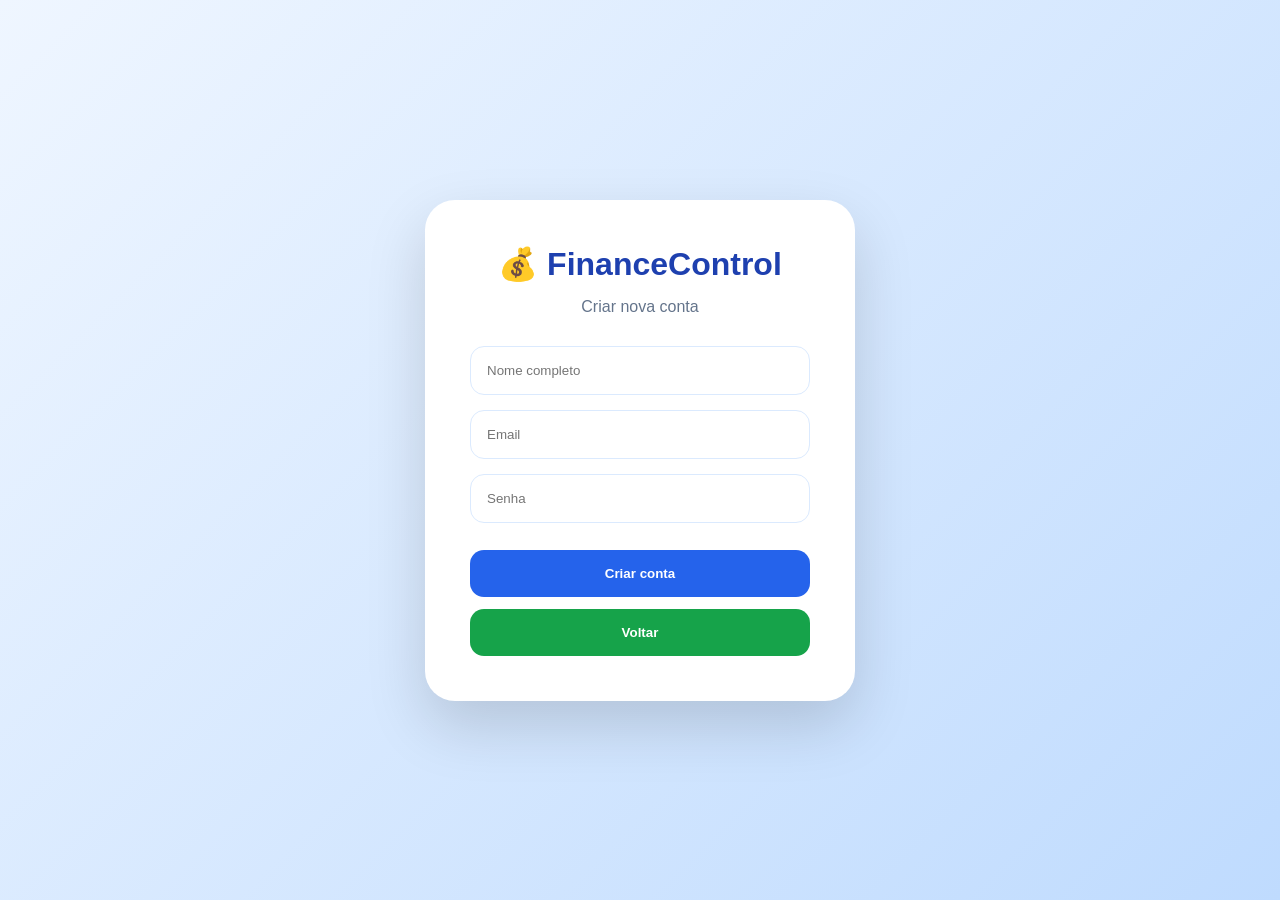
<file: cadastro.html>
<!DOCTYPE html>
<html lang="pt-BR">


<head>

<meta charset="UTF-8">

<meta name="viewport" content="width=device-width, initial-scale=1.0">

<title>
Criar conta - FinanceControl
</title>


<link rel="stylesheet" href="style.css">


</head>


<body>


<div class="loginPage">


<div class="loginBox">



<h1>
💰 FinanceControl
</h1>



<p>
Criar nova conta
</p>




<input 
id="nome"
placeholder="Nome completo">





<input 
id="email"
type="email"
placeholder="Email">





<input 
id="senha"
type="password"
placeholder="Senha">






<button id="cadastrar">

Criar conta

</button>





<button 
class="criar"
onclick="window.location.href='login.html'">

Voltar

</button>





</div>


</div>





<script src="src/js/cadastro.js"></script>


</body>


</html>
</file>
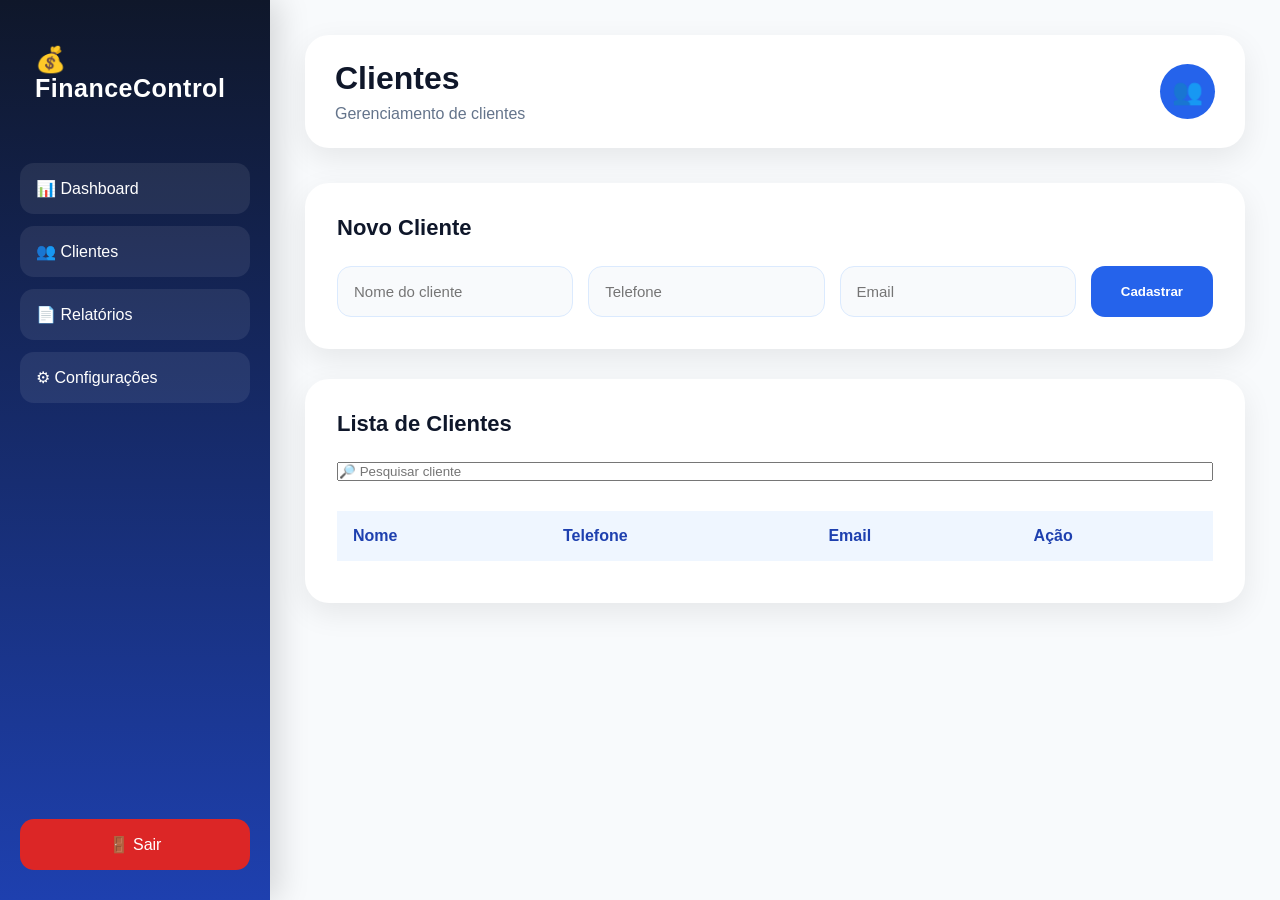
<file: clientes.html>
<!DOCTYPE html>
<html lang="pt-BR">

<head>

<meta charset="UTF-8">

<meta name="viewport" content="width=device-width, initial-scale=1.0">

<title>
Clientes - FinanceControl
</title>


<link rel="stylesheet" href="style.css">


</head>


<body>


<div class="app">



<aside class="sidebar">


<div class="logo">

💰 FinanceControl

</div>



<nav>


<button onclick="window.location.href='index.html'">

📊 Dashboard

</button>



<button onclick="window.location.href='clientes.html'">

👥 Clientes

</button>



<button onclick="window.location.href='relatorios.html'">

📄 Relatórios

</button>



<button onclick="window.location.href='configuracoes.html'">

⚙ Configurações

</button>



</nav>




<button class="logout" onclick="logout()">

🚪 Sair

</button>



</aside>








<main class="main">



<header class="topbar">


<div>


<h1>

Clientes

</h1>


<p>

Gerenciamento de clientes

</p>


</div>




<div class="perfil">

👥

</div>



</header>









<section class="box">


<h2>

Novo Cliente

</h2>



<div class="form">



<input
id="nomeCliente"
placeholder="Nome do cliente">





<input
id="telefoneCliente"
placeholder="Telefone">





<input
id="emailCliente"
placeholder="Email">





<button id="adicionarCliente">

Cadastrar

</button>



</div>



</section>









<section class="box">


<h2>

Lista de Clientes

</h2>





<input

id="pesquisaCliente"

placeholder="🔎 Pesquisar cliente"

style="width:100%;margin-bottom:20px"

>




<table>


<thead>


<tr>


<th>

Nome

</th>


<th>

Telefone

</th>


<th>

Email

</th>


<th>

Ação

</th>


</tr>


</thead>




<tbody id="listaClientes">


</tbody>



</table>




</section>







</main>


</div>







<script src="src/js/auth.js"></script>

<script src="src/js/notificacao.js"></script>

<script src="src/js/clientes.js"></script>



</body>

</html>
</file>
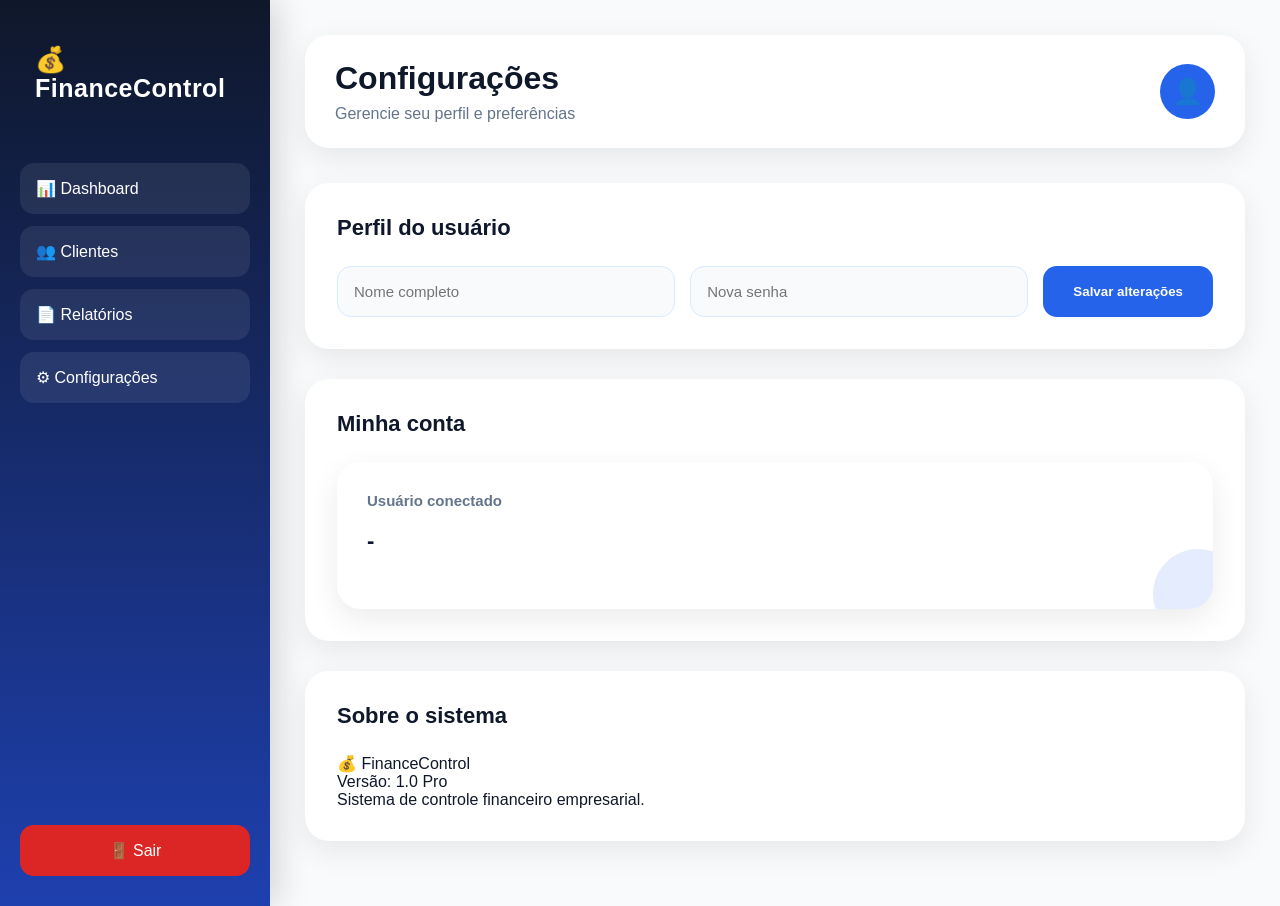
<file: configuracoes.html>
<!DOCTYPE html>
<html lang="pt-BR">

<head>

<meta charset="UTF-8">

<meta name="viewport" content="width=device-width, initial-scale=1.0">

<title>
Configurações - FinanceControl
</title>


<link rel="stylesheet" href="style.css">


</head>


<body>


<div class="app">



<!-- MENU -->

<aside class="sidebar">


<div class="logo">

💰 FinanceControl

</div>




<nav>


<button onclick="window.location.href='index.html'">

📊 Dashboard

</button>



<button onclick="window.location.href='clientes.html'">

👥 Clientes

</button>



<button onclick="window.location.href='relatorios.html'">

📄 Relatórios

</button>



<button onclick="window.location.href='configuracoes.html'">

⚙ Configurações

</button>



</nav>





<button class="logout" onclick="logout()">

🚪 Sair

</button>



</aside>









<!-- CONTEÚDO -->

<main class="main">





<header class="topbar">


<div>


<h1>

Configurações

</h1>


<p>

Gerencie seu perfil e preferências

</p>


</div>





<div class="perfil" id="avatar">


👤

</div>




</header>









<section class="box">



<h2>

Perfil do usuário

</h2>




<div class="form">



<input

id="nomeUsuario"

placeholder="Nome completo">





<input

id="senhaUsuario"

type="password"

placeholder="Nova senha">





<button id="salvarPerfil">

Salvar alterações

</button>



</div>



</section>









<section class="box">



<h2>

Minha conta

</h2>




<div class="card">



<span>

Usuário conectado

</span>



<h2 id="emailUsuario">

-

</h2>



</div>



</section>









<section class="box">


<h2>

Sobre o sistema

</h2>



<p>

💰 FinanceControl

</p>



<p>

Versão: 1.0 Pro

</p>



<p>

Sistema de controle financeiro empresarial.

</p>



</section>






</main>


</div>









<script src="src/js/auth.js"></script>

<script src="src/js/configuracoes.js"></script>



</body>

</html>
</file>
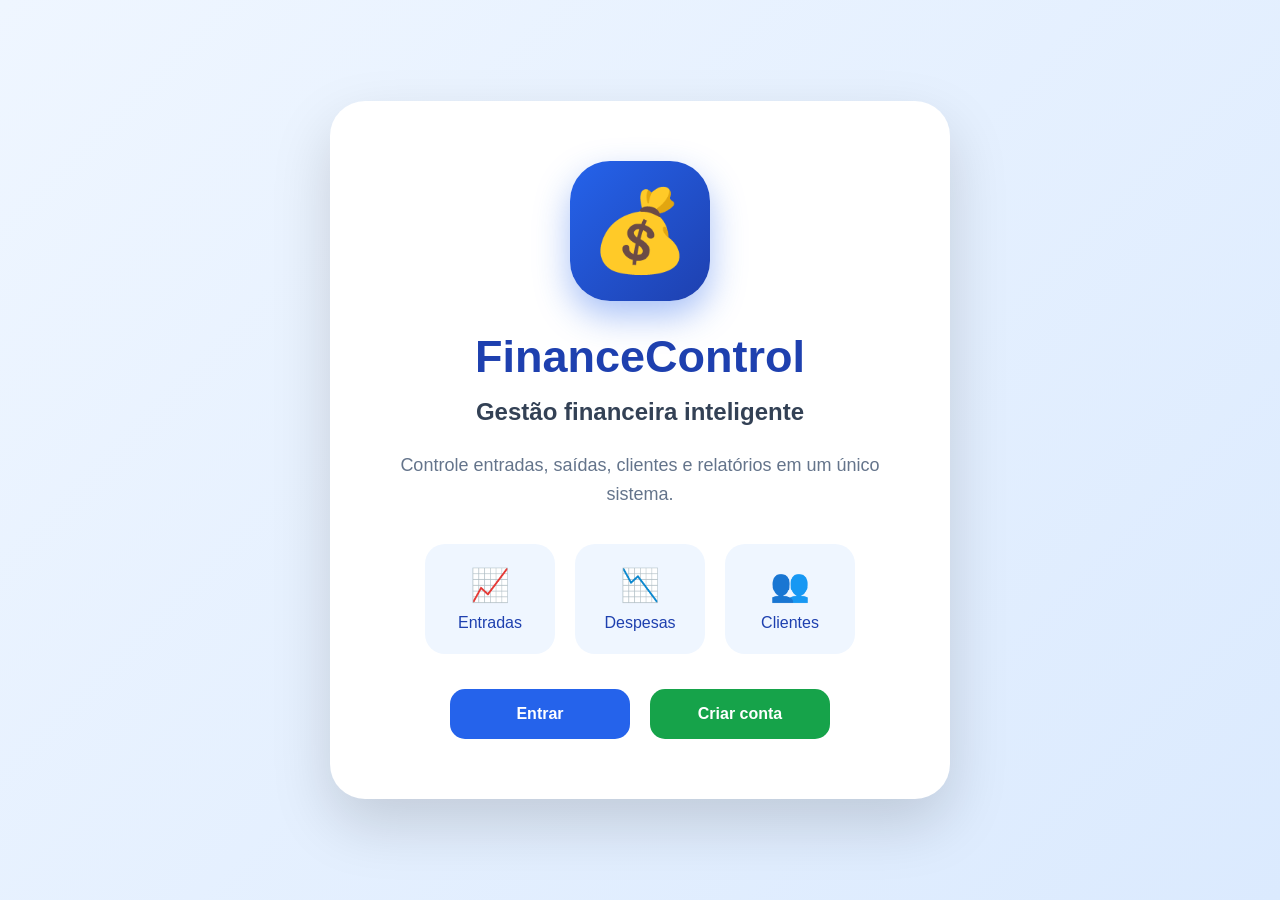
<file: home.html>
<!DOCTYPE html>
<html lang="pt-BR">

<head>

<meta charset="UTF-8">

<meta name="viewport" content="width=device-width, initial-scale=1.0">

<title>
FinanceControl
</title>


<link rel="stylesheet" href="style.css">


</head>


<body>


<div class="home">


<div class="homeCard">



<div class="homeLogo">

💰

</div>




<h1>

FinanceControl

</h1>




<h2>

Gestão financeira inteligente

</h2>





<p>

Controle entradas, saídas, clientes e relatórios
em um único sistema.

</p>







<div class="homeInfo">



<div class="infoCard">

<strong>

📈

</strong>

<span>

Entradas

</span>

</div>





<div class="infoCard">

<strong>

📉

</strong>

<span>

Despesas

</span>

</div>





<div class="infoCard">

<strong>

👥

</strong>

<span>

Clientes

</span>

</div>



</div>







<div class="botoesHome">


<button onclick="window.location.href='login.html'">

Entrar

</button>




<button onclick="window.location.href='cadastro.html'">

Criar conta

</button>



</div>




</div>



</div>



</body>

</html>
</file>
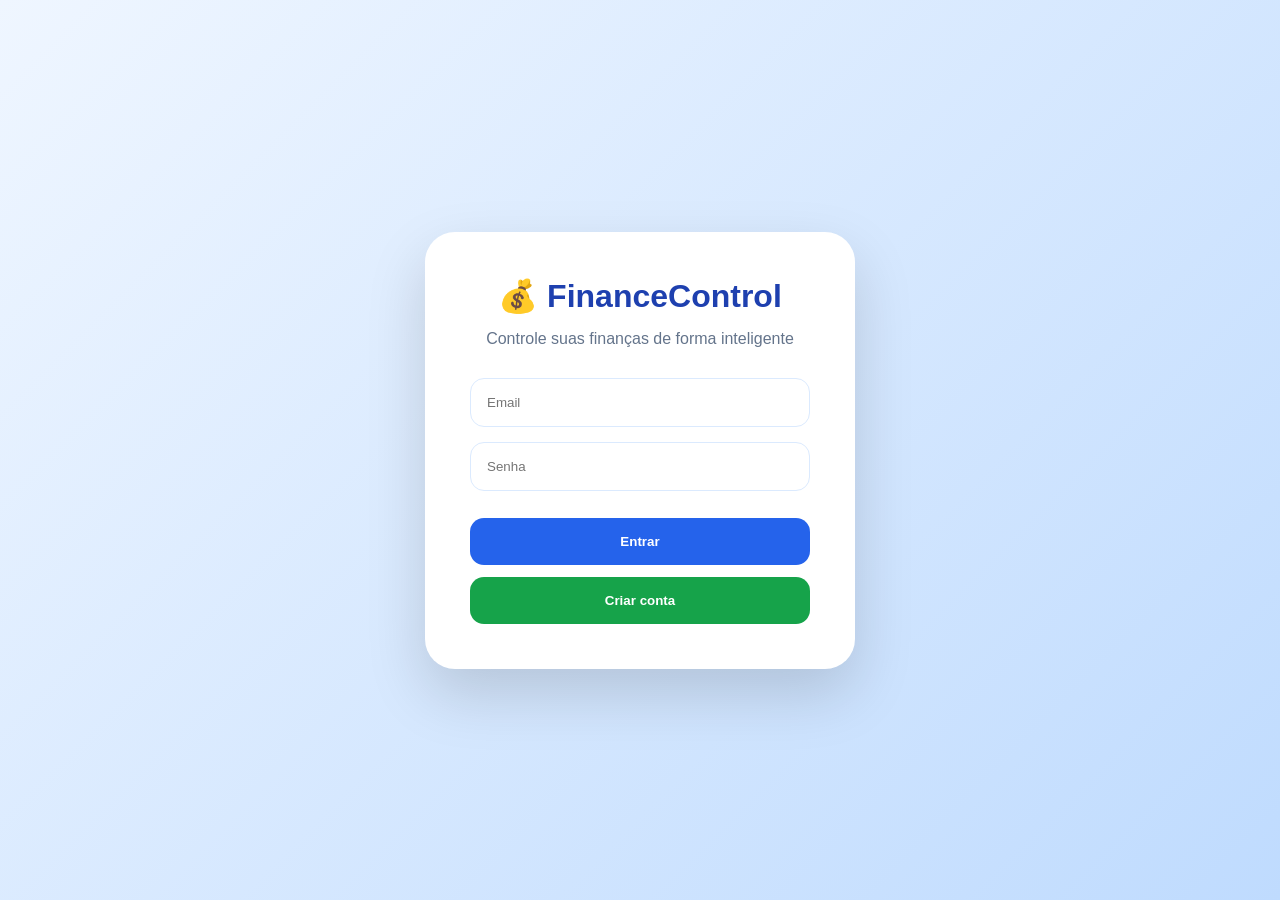
<file: login.html>
<!DOCTYPE html>
<html lang="pt-BR">


<head>


<meta charset="UTF-8">


<meta name="viewport" content="width=device-width, initial-scale=1.0">


<title>
Login - FinanceControl
</title>


<link rel="stylesheet" href="style.css">


</head>



<body>


<div class="loginPage">



<div class="loginBox">



<h1>

💰 FinanceControl

</h1>



<p>

Controle suas finanças de forma inteligente

</p>





<input 
id="email"
type="email"
placeholder="Email">





<input 
id="senha"
type="password"
placeholder="Senha">





<button id="entrar">

Entrar

</button>






<button class="criar" onclick="window.location.href='cadastro.html'">

Criar conta

</button>





</div>


</div>





<script src="src/js/auth.js"></script>


</body>


</html>
</file>
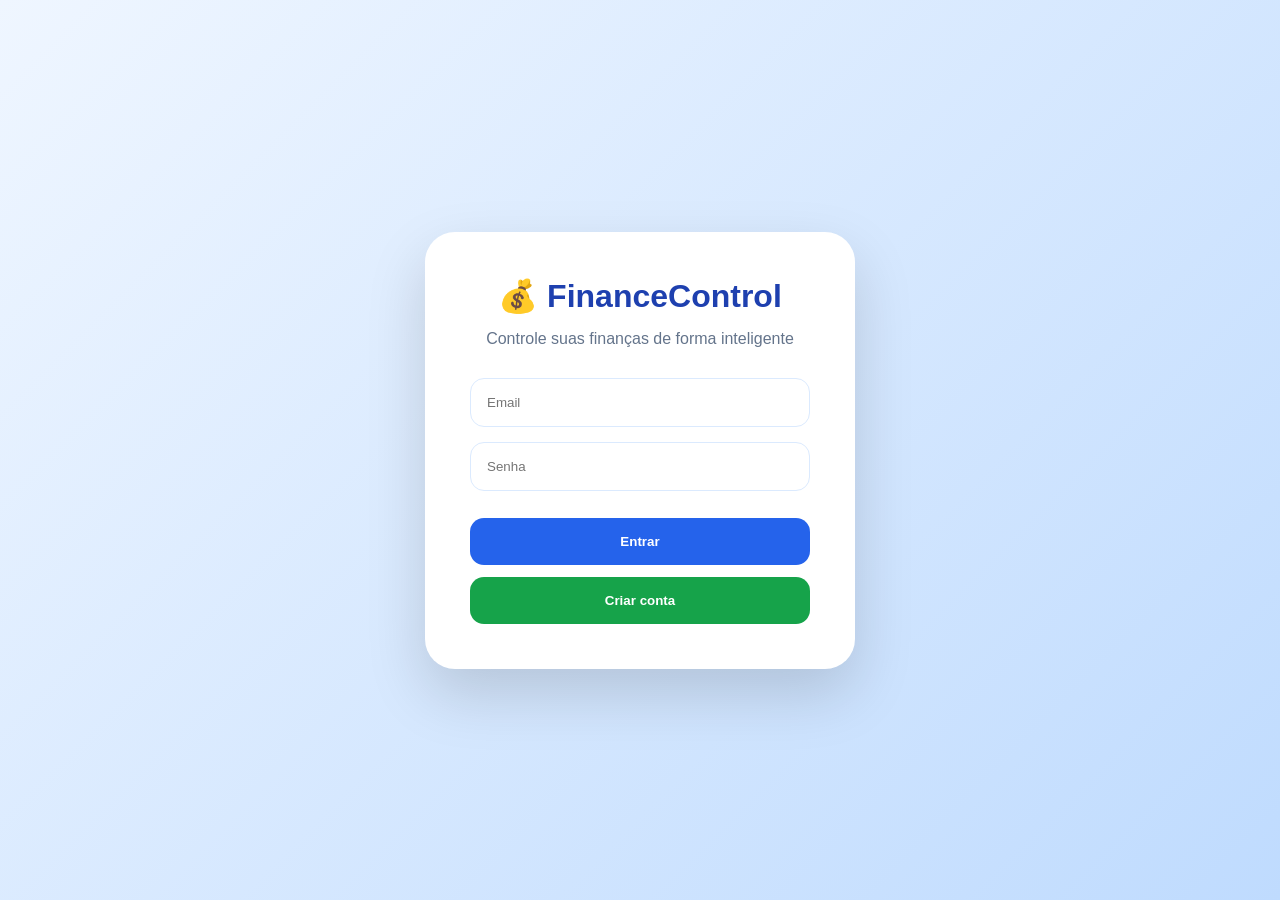
<file: relatorios.html>
<!DOCTYPE html>
<html lang="pt-BR">


<head>

<meta charset="UTF-8">

<meta name="viewport" content="width=device-width, initial-scale=1.0">

<title>
Relatórios - FinanceControl
</title>


<link rel="stylesheet" href="style.css">


</head>



<body>


<div class="app">



<aside class="sidebar">


<div class="logo">

💰 FinanceControl

</div>



<nav>



<button onclick="window.location.href='index.html'">

📊 Dashboard

</button>




<button onclick="window.location.href='clientes.html'">

👥 Clientes

</button>




<button onclick="window.location.href='relatorios.html'">

📄 Relatórios

</button>




<button onclick="window.location.href='configuracoes.html'">

⚙ Configurações

</button>



</nav>



<button class="logout" onclick="logout()">

🚪 Sair

</button>



</aside>







<main class="main">





<header class="topbar">


<div>


<h1>

Relatórios

</h1>


<p>

Análise financeira

</p>


</div>




<div class="perfil">

📊

</div>



</header>








<section class="cards">





<div class="card entrada">


<span>

📈 Total de Entradas

</span>


<h2 id="relEntrada">

R$ 0,00

</h2>



</div>







<div class="card saida">


<span>

📉 Total de Saídas

</span>


<h2 id="relSaida">

R$ 0,00

</h2>



</div>







<div class="card">


<span>

💰 Saldo

</span>


<h2 id="relSaldo">

R$ 0,00

</h2>



</div>







<div class="card">


<span>

📋 Lançamentos

</span>


<h2 id="relQuantidade">

0

</h2>



</div>



</section>









<section class="box">


<h2>

Exportação

</h2>



<p>

Baixe seus dados financeiros em formato compatível com Excel.

</p>




<br>



<button 
class="form button"
id="exportar">

📄 Exportar CSV

</button>




</section>





</main>



</div>







<script src="src/js/auth.js"></script>

<script src="src/js/finance.js"></script>

<script src="src/js/storage.js"></script>

<script src="src/js/relatorios.js"></script>



</body>

</html>
</file>
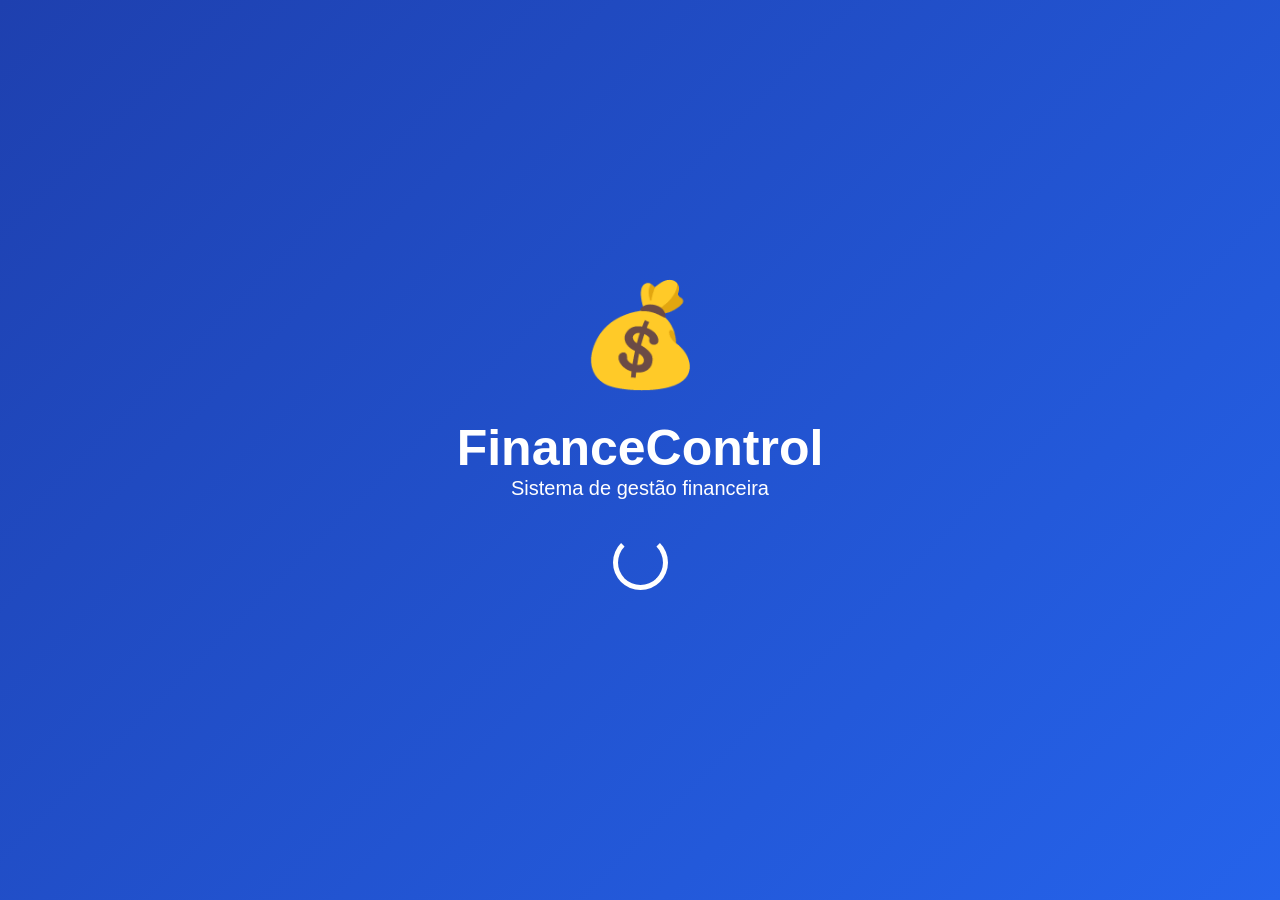
<file: splash.html>
<!DOCTYPE html>
<html lang="pt-BR">

<head>

<meta charset="UTF-8">

<meta name="viewport" content="width=device-width, initial-scale=1.0">

<title>
FinanceControl
</title>


<link rel="stylesheet" href="style.css">

</head>


<body>


<div class="splash">



<div class="splashBox">



<div class="logoAnim">

💰

</div>




<h1>

FinanceControl

</h1>




<p>

Sistema de gestão financeira

</p>




<div class="loader"></div>



</div>



</div>
</file>
<file: style.css>
/* =================================
FINANCECONTROL PRO
BASE DO SISTEMA
================================= */


:root{

    --primary:#2563eb;

    --primary-dark:#1e3a8a;

    --secondary:#0f172a;

    --success:#16a34a;

    --danger:#dc2626;

    --background:#f8fafc;

    --card:#ffffff;

    --text:#0f172a;

    --muted:#64748b;

}



*{

    margin:0;

    padding:0;

    box-sizing:border-box;

}



body{

    font-family:

    "Inter",
    "Segoe UI",
    Arial,
    sans-serif;

    background:var(--background);

    color:var(--text);

}





button{

    font-family:inherit;

    cursor:pointer;

    border:none;

}



input,
select{

    font-family:inherit;

}





/* =================================
LAYOUT PRINCIPAL
================================= */


.app{

    display:flex;

    min-height:100vh;

}






/* =================================
MENU PROFISSIONAL
================================= */


.sidebar{


    width:270px;


    background:

    linear-gradient(
    180deg,
    #0f172a,
    #1e40af
    );


    color:white;

    padding:30px 20px;


    display:flex;

    flex-direction:column;


    box-shadow:

    8px 0 30px rgba(0,0,0,.15);


}



.logo{


    font-size:25px;


    font-weight:800;


    letter-spacing:.5px;


    padding:15px;


    margin-bottom:45px;


}





.sidebar nav{


    display:flex;


    flex-direction:column;


    gap:12px;


}




.sidebar nav button{


    display:flex;


    align-items:center;


    gap:12px;


    background:

    rgba(255,255,255,.08);


    color:white;


    padding:16px;


    border-radius:14px;


    font-size:16px;


    transition:.3s;


}





.sidebar nav button:hover{


    background:white;


    color:var(--primary);


    transform:translateX(8px);


}






.logout{


    margin-top:auto;


    background:#dc2626!important;


    color:white;


    padding:16px;


    border-radius:14px;


    font-size:16px;


}





.logout:hover{


    background:#b91c1c!important;


}







/* =================================
ÁREA PRINCIPAL
================================= */


.main{


    flex:1;


    padding:35px;


}






/* TOPO */


.topbar{


    background:white;


    padding:25px 30px;


    border-radius:24px;


    display:flex;


    justify-content:space-between;


    align-items:center;


    box-shadow:

    0 10px 30px rgba(0,0,0,.08);


    margin-bottom:35px;


}




.topbar h1{


    font-size:32px;


}



.topbar p{


    color:var(--muted);


    margin-top:8px;


}





.perfil{


    width:55px;


    height:55px;


    display:flex;


    align-items:center;


    justify-content:center;


    background:var(--primary);


    color:white;


    border-radius:50%;


    font-size:25px;


}/* =================================
CARDS PROFISSIONAIS
================================= */


.cards{

    display:grid;

    grid-template-columns:

    repeat(auto-fit,minmax(240px,1fr));

    gap:25px;

    margin-bottom:35px;

}





.card{


    background:var(--card);


    padding:30px;


    border-radius:24px;


    box-shadow:

    0 10px 30px rgba(0,0,0,.08);


    position:relative;


    overflow:hidden;


    transition:.3s;


}





.card:hover{


    transform:translateY(-6px);


    box-shadow:

    0 18px 40px rgba(0,0,0,.12);


}




.card span{


    color:var(--muted);


    font-size:15px;


    font-weight:600;


}





.card h2{


    margin-top:18px;


    font-size:32px;


}





.card::after{


    content:"";


    position:absolute;


    width:90px;


    height:90px;


    right:-30px;


    bottom:-30px;


    background:

    rgba(37,99,235,.12);


    border-radius:50%;


}






.entrada{


    border-left:


    6px solid var(--success);


}




.entrada::after{


    background:

    rgba(22,163,74,.15);


}





.saida{


    border-left:


    6px solid var(--danger);


}





.saida::after{


    background:

    rgba(220,38,38,.15);


}






/* =================================
CAIXAS DO SISTEMA
================================= */



.box{


    background:white;


    padding:32px;


    border-radius:24px;


    box-shadow:

    0 10px 30px rgba(0,0,0,.08);


    margin-bottom:30px;


}




.box h2{


    font-size:22px;


    margin-bottom:25px;


}





/* =================================
FORMULÁRIOS
================================= */


.form{


    display:flex;


    gap:15px;


    flex-wrap:wrap;


}





.form input,
.form select{


    flex:1;


    min-width:180px;


    padding:16px;


    border-radius:14px;


    border:


    1px solid #dbeafe;


    background:#f8fafc;


    font-size:15px;


    transition:.3s;


}




.form input:focus,
.form select:focus{


    outline:none;


    border-color:var(--primary);


    background:white;


}





.form button{


    background:var(--primary);


    color:white;


    padding:16px 30px;


    border-radius:14px;


    font-weight:600;


    transition:.3s;


}





.form button:hover{


    background:#1d4ed8;


    transform:translateY(-3px);


}







/* =================================
GRÁFICOS
================================= */


.graficos{


    display:grid;


    grid-template-columns:


    repeat(auto-fit,minmax(400px,1fr));


    gap:25px;


}




canvas{


    max-height:350px;


}







/* =================================
TABELAS MODERNAS
================================= */


table{


    width:100%;


    border-collapse:separate;


    border-spacing:0 10px;


}




thead th{


    background:#eff6ff;


    color:#1e40af;


    padding:16px;


    text-align:left;


}





tbody tr{


    background:white;


    box-shadow:

    0 5px 15px rgba(0,0,0,.05);


}




tbody td{


    padding:18px;


}




tbody tr td:first-child{


    border-radius:14px 0 0 14px;


}




tbody tr td:last-child{


    border-radius:0 14px 14px 0;


}




tbody tr:hover{


    transform:scale(1.01);


}/* =================================
HOME PREMIUM
================================= */


.home{


    min-height:100vh;


    display:flex;


    align-items:center;


    justify-content:center;


    background:


    linear-gradient(
    135deg,
    #eff6ff,
    #dbeafe
    );


}





.homeCard{


    width:620px;


    background:white;


    padding:60px;


    border-radius:35px;


    text-align:center;


    box-shadow:


    0 25px 60px rgba(0,0,0,.15);


    animation:subir .8s;


}





.homeLogo{


    width:140px;


    height:140px;


    background:


    linear-gradient(
    135deg,
    #2563eb,
    #1e40af
    );


    color:white;


    border-radius:40px;


    display:flex;


    align-items:center;


    justify-content:center;


    margin:auto;


    font-size:80px;


    box-shadow:


    0 15px 35px rgba(37,99,235,.4);


}




.homeCard h1{


    margin-top:30px;


    font-size:45px;


    color:#1e40af;


}





.homeCard h2{


    margin-top:15px;


    color:#334155;


}





.homeCard p{


    color:#64748b;


    font-size:18px;


    line-height:1.6;


    margin:25px 0;


}






.homeInfo{


    display:flex;


    justify-content:center;


    gap:20px;


    margin:35px 0;


}




.infoCard{


    width:130px;


    padding:22px;


    border-radius:20px;


    background:#eff6ff;


    color:#1e40af;


    display:flex;


    flex-direction:column;


    gap:10px;


}





.infoCard strong{


    font-size:32px;


}








.botoesHome{


    display:flex;


    justify-content:center;


    gap:20px;


}





.botoesHome button{


    width:180px;


    padding:16px;


    border-radius:15px;


    background:#2563eb;


    color:white;


    font-size:16px;


    font-weight:700;


    transition:.3s;


}





.botoesHome button:nth-child(2){


    background:#16a34a;


}




.botoesHome button:hover{


    transform:translateY(-5px);


}









/* =================================
LOGIN / CADASTRO PREMIUM
================================= */


.loginPage{


    min-height:100vh;


    display:flex;


    align-items:center;


    justify-content:center;


    background:


    linear-gradient(
    135deg,
    #eff6ff,
    #bfdbfe
    );


}





.loginBox{


    width:430px;


    background:white;


    padding:45px;


    border-radius:30px;


    box-shadow:


    0 25px 60px rgba(0,0,0,.15);


    animation:subir .8s;


}





.loginBox h1{


    text-align:center;


    color:#1e40af;


    font-size:32px;


}





.loginBox p{


    text-align:center;


    color:#64748b;


    margin:15px 0 30px;


}





.loginBox input{


    width:100%;


    padding:16px;


    margin-bottom:15px;


    border-radius:14px;


    border:1px solid #dbeafe;


}





.loginBox button{


    width:100%;


    padding:16px;


    margin-top:12px;


    border-radius:14px;


    background:#2563eb;


    color:white;


    font-weight:700;


}





.loginBox .criar{


    background:#16a34a;


}






/* =================================
SPLASH PROFISSIONAL
================================= */


.splash{


    min-height:100vh;


    display:flex;


    align-items:center;


    justify-content:center;


    background:


    linear-gradient(
    135deg,
    #1e40af,
    #2563eb
    );


}





.splashBox{


    text-align:center;


    color:white;


}





.logoAnim{


    font-size:100px;


    animation:pulsar 1.5s infinite;


}




.splashBox h1{


    font-size:50px;


    margin-top:25px;


}





.splashBox p{


    font-size:20px;


}







.loader{


    width:55px;


    height:55px;


    border:5px solid white;


    border-top-color:transparent;


    border-radius:50%;


    margin:35px auto;


    animation:girar 1s linear infinite;


}








/* =================================
ANIMAÇÕES
================================= */


@keyframes subir{


from{


opacity:0;


transform:translateY(40px);


}


to{


opacity:1;


transform:translateY(0);


}


}





@keyframes pulsar{


50%{


transform:scale(1.12);


}


}




@keyframes girar{


100%{


transform:rotate(360deg);


}


}/* =================================
ACABAMENTO PROFISSIONAL
================================= */



::-webkit-scrollbar{

    width:10px;

}



::-webkit-scrollbar-track{

    background:#e2e8f0;

}



::-webkit-scrollbar-thumb{

    background:#2563eb;

    border-radius:20px;

}






/* BOTÕES GERAIS */


button{

    transition:.3s ease;

}



button:active{

    transform:scale(.96);

}





/* BOTÕES DE TABELA */


table button{


    padding:10px 14px;


    border-radius:10px;


    background:#fee2e2;


    color:#dc2626;


}



table button:hover{


    background:#dc2626;


    color:white;


}






/* STATUS */


.status{

    padding:8px 15px;

    border-radius:20px;

    font-size:14px;

    font-weight:600;

}





.status.entrada{

    background:#dcfce7;

    color:#15803d;

}





.status.saida{

    background:#fee2e2;

    color:#b91c1c;

}







/* PERFIL */


.perfil:hover{

    transform:scale(1.08);

}





/* MOBILE */


@media(max-width:1000px){



.app{

    flex-direction:column;

}





.sidebar{


    width:100%;


    padding:20px;


}





.sidebar nav{


    flex-direction:row;


    overflow:auto;


}





.sidebar nav button{


    min-width:150px;


}





.logout{


    margin-top:20px;


}





.main{


    padding:20px;


}





.cards{


    grid-template-columns:1fr;

}





.graficos{


    grid-template-columns:1fr;


}





.topbar{


    flex-direction:column;


    gap:20px;


    align-items:flex-start;


}





.homeCard{


    width:90%;


    padding:35px;


}





.homeCard h1{


    font-size:35px;


}





.homeInfo{


    flex-direction:column;


    align-items:center;


}





.botoesHome{


    flex-direction:column;


}





.botoesHome button{


    width:100%;


}



}/* =========================
NOTIFICAÇÕES
========================= */


.notificacao{


position:fixed;


top:30px;


right:30px;


padding:18px 25px;


border-radius:15px;


color:white;


font-weight:600;


transform:translateX(400px);


transition:.5s;


z-index:9999;


box-shadow:

0 10px 30px #0004;


}




.notificacao.mostrar{


transform:translateX(0);


}





.notificacao.sucesso{


background:#16a34a;


}




.notificacao.erro{


background:#dc2626;


}





.notificacao.aviso{


background:#f59e0b;


}
</file>
